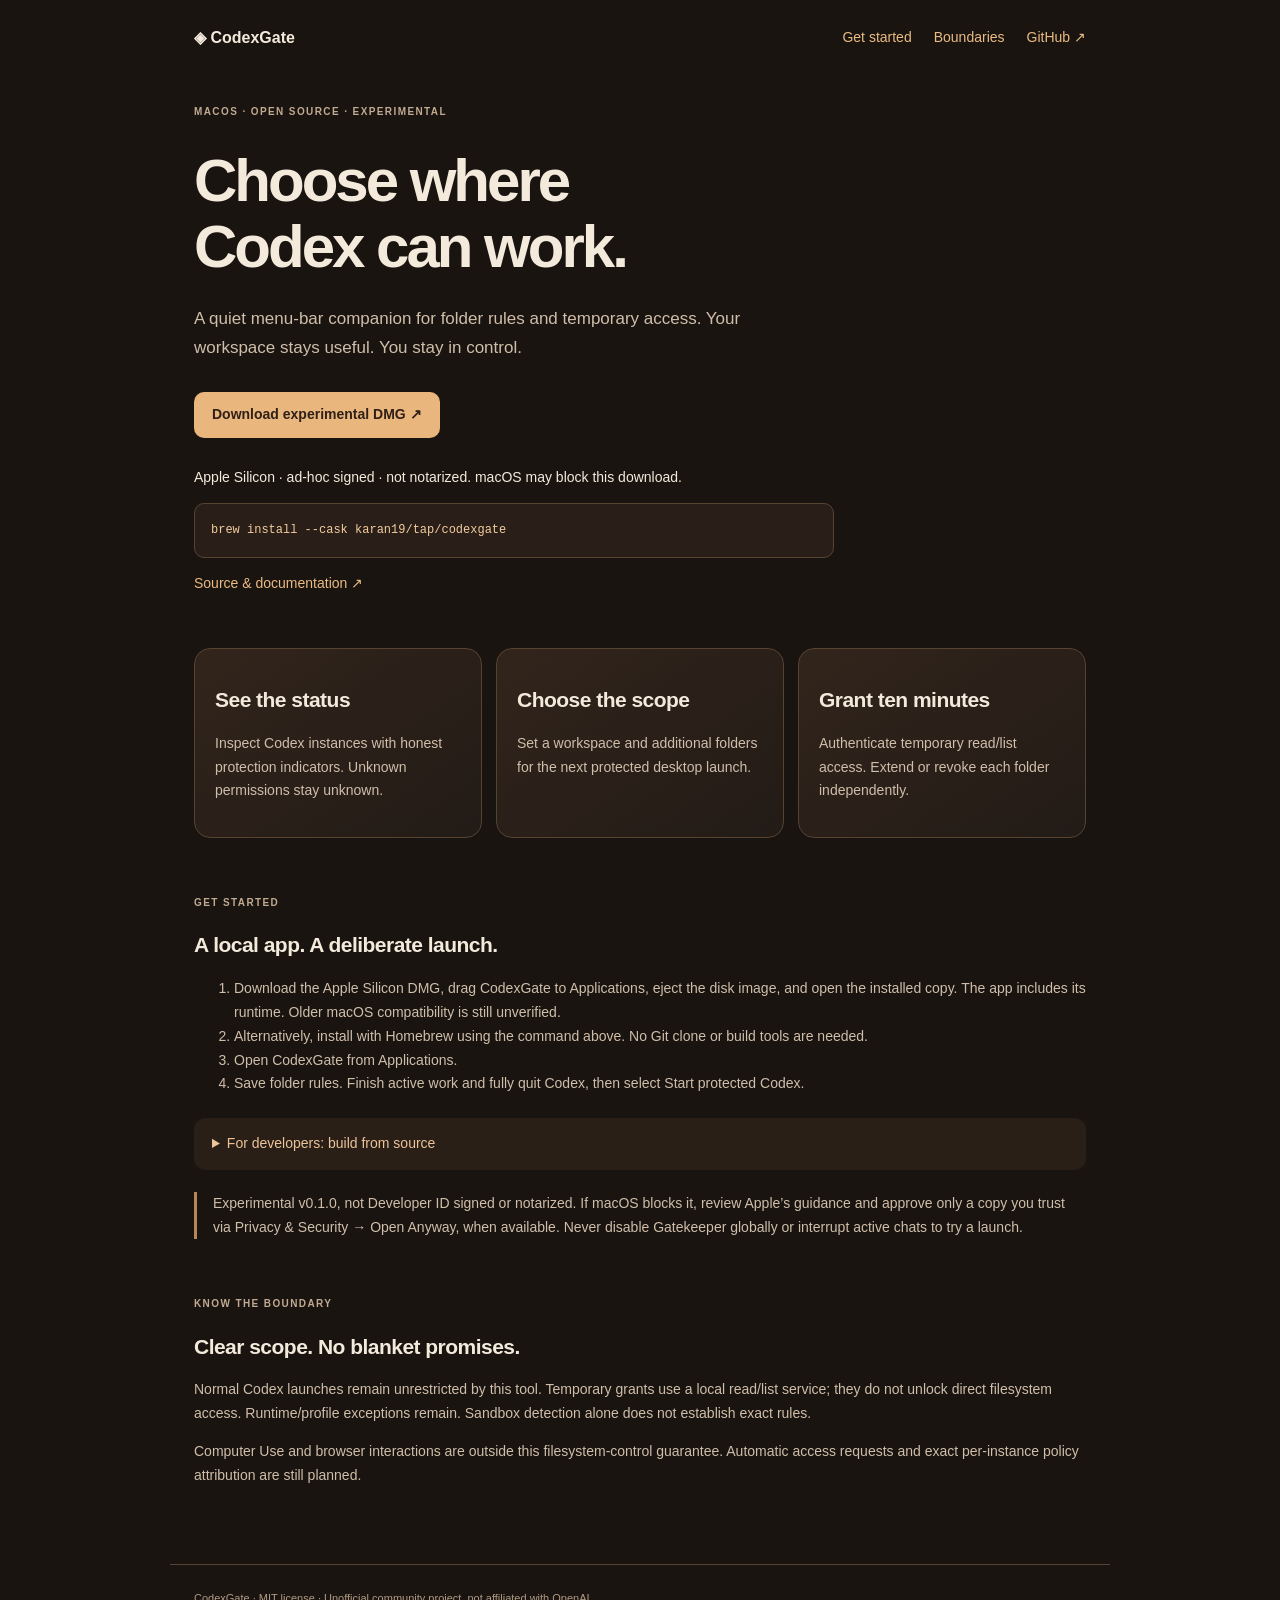
<file: site/index.html>
<!doctype html><html lang="en"><meta charset="utf-8"><meta name="viewport" content="width=device-width,initial-scale=1"><title>CodexGate — Choose where Codex can work</title><link rel="icon" type="image/svg+xml" href="favicon.svg"><link rel="stylesheet" href="style-0a477275d4.css"><body><nav><strong>◈ CodexGate</strong><a href="#setup">Get started</a><a href="#boundaries">Boundaries</a><a href="https://github.com/karan19/CodexGate" aria-label="CodexGate on GitHub">GitHub ↗</a></nav><main><span class="tag">MACOS · OPEN SOURCE · EXPERIMENTAL</span><h1>Choose where<br>Codex can work.</h1><p class="lead">A quiet menu-bar companion for folder rules and temporary access. Your workspace stays useful. You stay in control.</p><a class="button" href="https://github.com/karan19/CodexGate/releases/download/v0.1.0/CodexGate-0.1.0-arm64.dmg">Download experimental DMG ↗</a><p>Apple Silicon · ad-hoc signed · not notarized. macOS may block this download.</p><pre>brew install --cask karan19/tap/codexgate</pre><p><a href="https://github.com/karan19/CodexGate">Source & documentation ↗</a></p><section class="features"><article><h2>See the status</h2><p>Inspect Codex instances with honest protection indicators. Unknown permissions stay unknown.</p></article><article><h2>Choose the scope</h2><p>Set a workspace and additional folders for the next protected desktop launch.</p></article><article><h2>Grant ten minutes</h2><p>Authenticate temporary read/list access. Extend or revoke each folder independently.</p></article></section><section id="setup"><span class="tag">GET STARTED</span><h2>A local app. A deliberate launch.</h2><ol><li>Download the Apple Silicon DMG, drag CodexGate to Applications, eject the disk image, and open the installed copy. The app includes its runtime. Older macOS compatibility is still unverified.</li><li>Alternatively, install with Homebrew using the command above. No Git clone or build tools are needed.</li><li>Open CodexGate from Applications.</li><li>Save folder rules. Finish active work and fully quit Codex, then select Start protected Codex.</li></ol><details><summary>For developers: build from source</summary><p>Clone the repository, then run the installer from that folder. Requires Xcode Command Line Tools and Homebrew Python.</p><pre>git clone https://github.com/karan19/CodexGate.git
cd CodexGate
/opt/homebrew/bin/python3 scripts/install_menu_bar.py</pre></details><p class="notice">Experimental v0.1.0, not Developer ID signed or notarized. If macOS blocks it, review Apple’s guidance and approve only a copy you trust via Privacy & Security → Open Anyway, when available. Never disable Gatekeeper globally or interrupt active chats to try a launch.</p></section><section id="boundaries"><span class="tag">KNOW THE BOUNDARY</span><h2>Clear scope. No blanket promises.</h2><p>Normal Codex launches remain unrestricted by this tool. Temporary grants use a local read/list service; they do not unlock direct filesystem access. Runtime/profile exceptions remain. Sandbox detection alone does not establish exact rules.</p><p>Computer Use and browser interactions are outside this filesystem-control guarantee. Automatic access requests and exact per-instance policy attribution are still planned.</p></section></main><footer>CodexGate · MIT license · Unofficial community project, not affiliated with OpenAI.</footer></body></html>
</file>
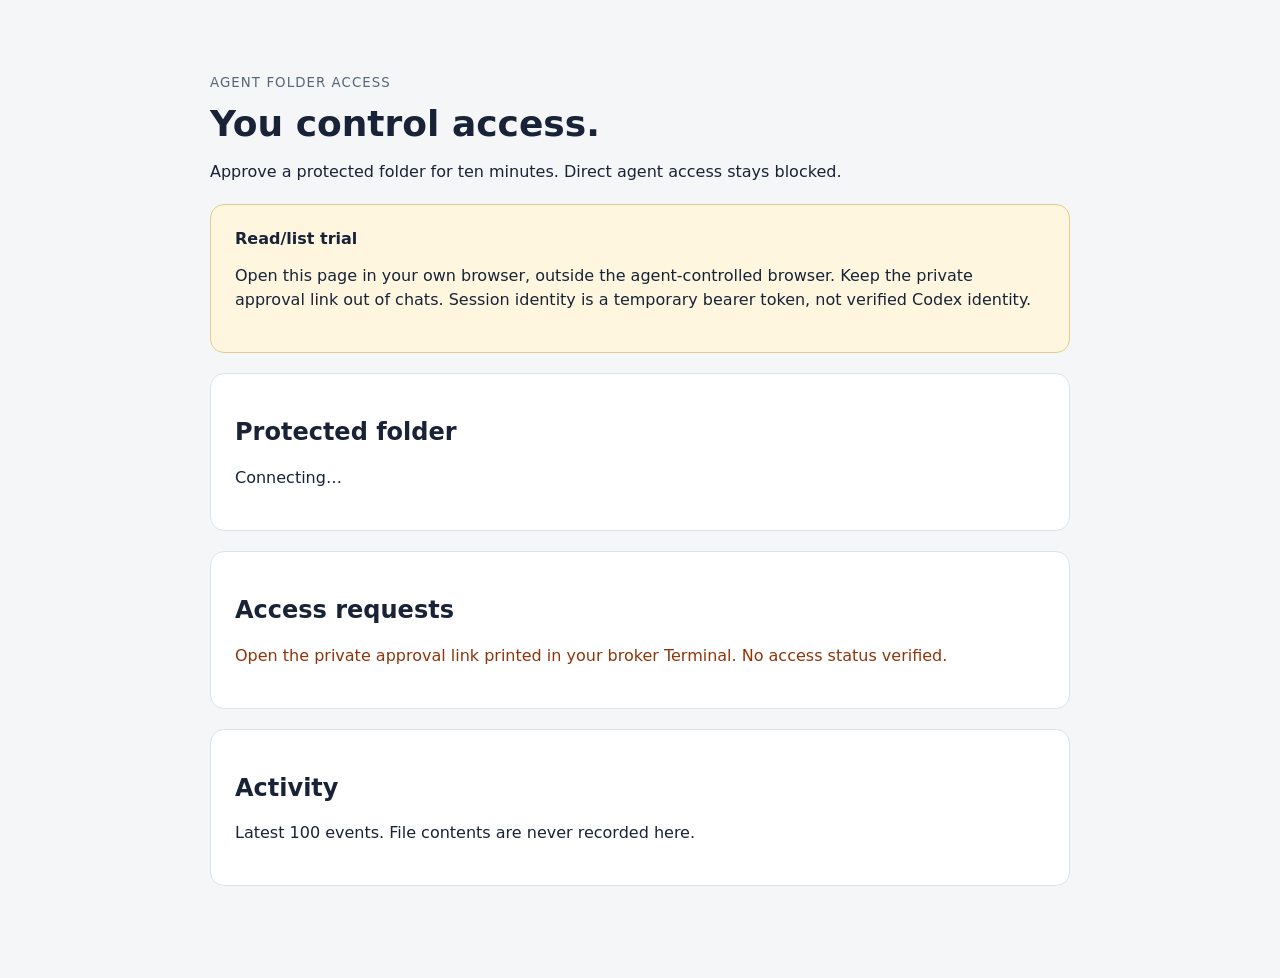
<file: approval.html>
<!doctype html>
<html lang="en"><head><meta charset="utf-8"><meta name="viewport" content="width=device-width,initial-scale=1"><title>CodexGate · Human approvals</title><link rel="stylesheet" href="/approval.css"><script defer src="/approval.js"></script></head>
<body><main><header><small>AGENT FOLDER ACCESS</small><h1>You control access.</h1><p>Approve a protected folder for ten minutes. Direct agent access stays blocked.</p></header>
<aside><strong>Read/list trial</strong><p>Open this page in your own browser, outside the agent-controlled browser. Keep the private approval link out of chats. Session identity is a temporary bearer token, not verified Codex identity.</p></aside>
<section><h2>Protected folder</h2><p id="folder">Connecting…</p><p id="session"></p></section>
<section><h2>Access requests</h2><div id="requests"></div><p id="feedback" role="status" aria-live="polite"></p></section>
<section><h2>Activity</h2><p>Latest 100 events. File contents are never recorded here.</p><div id="events"></div></section>
<dialog id="confirm"><h2>Approve for ten minutes?</h2><p id="confirmation"></p><p>macOS will ask for Touch ID or your password. Never enter your password on this page.</p><button id="authenticate">Authenticate and approve</button><button id="cancel" class="secondary">Cancel</button></dialog>
</main></body></html>
</file>
<file: site/style-0a477275d4.css>
*{box-sizing:border-box}html{scroll-behavior:smooth}body{margin:0;background:#191410;color:#f4eadc;font:14px/1.7 -apple-system,BlinkMacSystemFont,"Segoe UI",sans-serif}nav,main,footer{max-width:940px;margin:auto;padding:24px}nav{display:flex;gap:22px;align-items:center}nav strong{margin-right:auto;font-size:16px}a{color:#eabb84;text-decoration:none}a:hover{text-decoration:underline}a:focus-visible,button:focus-visible,summary:focus-visible{outline:2px solid #edb979;outline-offset:5px}.tag{font-size:10px;font-weight:600;letter-spacing:.14em;color:#c1aa91}h1{font-size:clamp(36px,6vw,60px);letter-spacing:-.05em;line-height:1.1;margin:25px 0}h2{font-size:21px;letter-spacing:-.025em;line-height:1.35}.lead{font-size:17px;max-width:570px;color:#d0beaa}.button{display:inline-block;background:#e9b67d;color:#302017;padding:11px 18px;border-radius:10px;font-weight:600;margin:12px 0 14px}.features{display:grid;grid-template-columns:repeat(3,1fr);gap:14px}.features article{background:linear-gradient(145deg,#34271de8,#241c17ec);border:1px solid #574332;border-radius:16px;padding:20px;backdrop-filter:blur(10px)}.features p,section p,li{color:#d0beaa}section{margin:52px 0}pre{white-space:pre-wrap;overflow-wrap:anywhere;background:#2c2119ed;border:1px solid #574332;padding:16px;border-radius:10px;font:12px/1.7 ui-monospace,SFMono-Regular,monospace;color:#f2cc9e;max-width:640px}.notice{border-left:3px solid #b88756;padding-left:16px}details{background:#2c2119dd;padding:14px 18px;border-radius:12px;margin:22px 0}summary{cursor:pointer;color:#ecc39a}footer{font-size:11px;color:#b19a84;border-top:1px solid #574332}@media(max-width:650px){.features{grid-template-columns:1fr}nav{gap:12px;font-size:12px}main{padding:20px}footer{padding-bottom:65px}}@media(prefers-reduced-motion:reduce){html{scroll-behavior:auto}}
</file>
<file: approval.css>
body{margin:0;background:#f5f6f8;color:#182337;font:16px system-ui}main{max-width:860px;margin:48px auto;padding:24px}h1{font-size:36px;margin:12px 0}small{color:#56667a;letter-spacing:.08em}p{line-height:1.5;overflow-wrap:anywhere}section,aside{background:white;padding:24px;border:1px solid #dce2e9;border-radius:14px;margin:20px 0}aside{background:#fff6df;border-color:#e4c98a}.card{border-top:1px solid #ddd;padding:18px 0}.status{font-weight:600;text-transform:capitalize}button{background:#294fc2;color:white;border:0;border-radius:8px;padding:12px 16px;margin:6px 8px 0 0;font:inherit;cursor:pointer}button.secondary{background:#e8edf5;color:#23344c}button:disabled{opacity:.5;cursor:wait}.countdown{font-size:24px;font-variant-numeric:tabular-nums}dialog{border:1px solid #ddd;border-radius:16px;padding:28px;max-width:460px}dialog::backdrop{background:#18233780}#feedback{color:#8e350b}@media(max-width:600px){main{margin:10px auto;padding:16px}h1{font-size:30px}}
</file>
